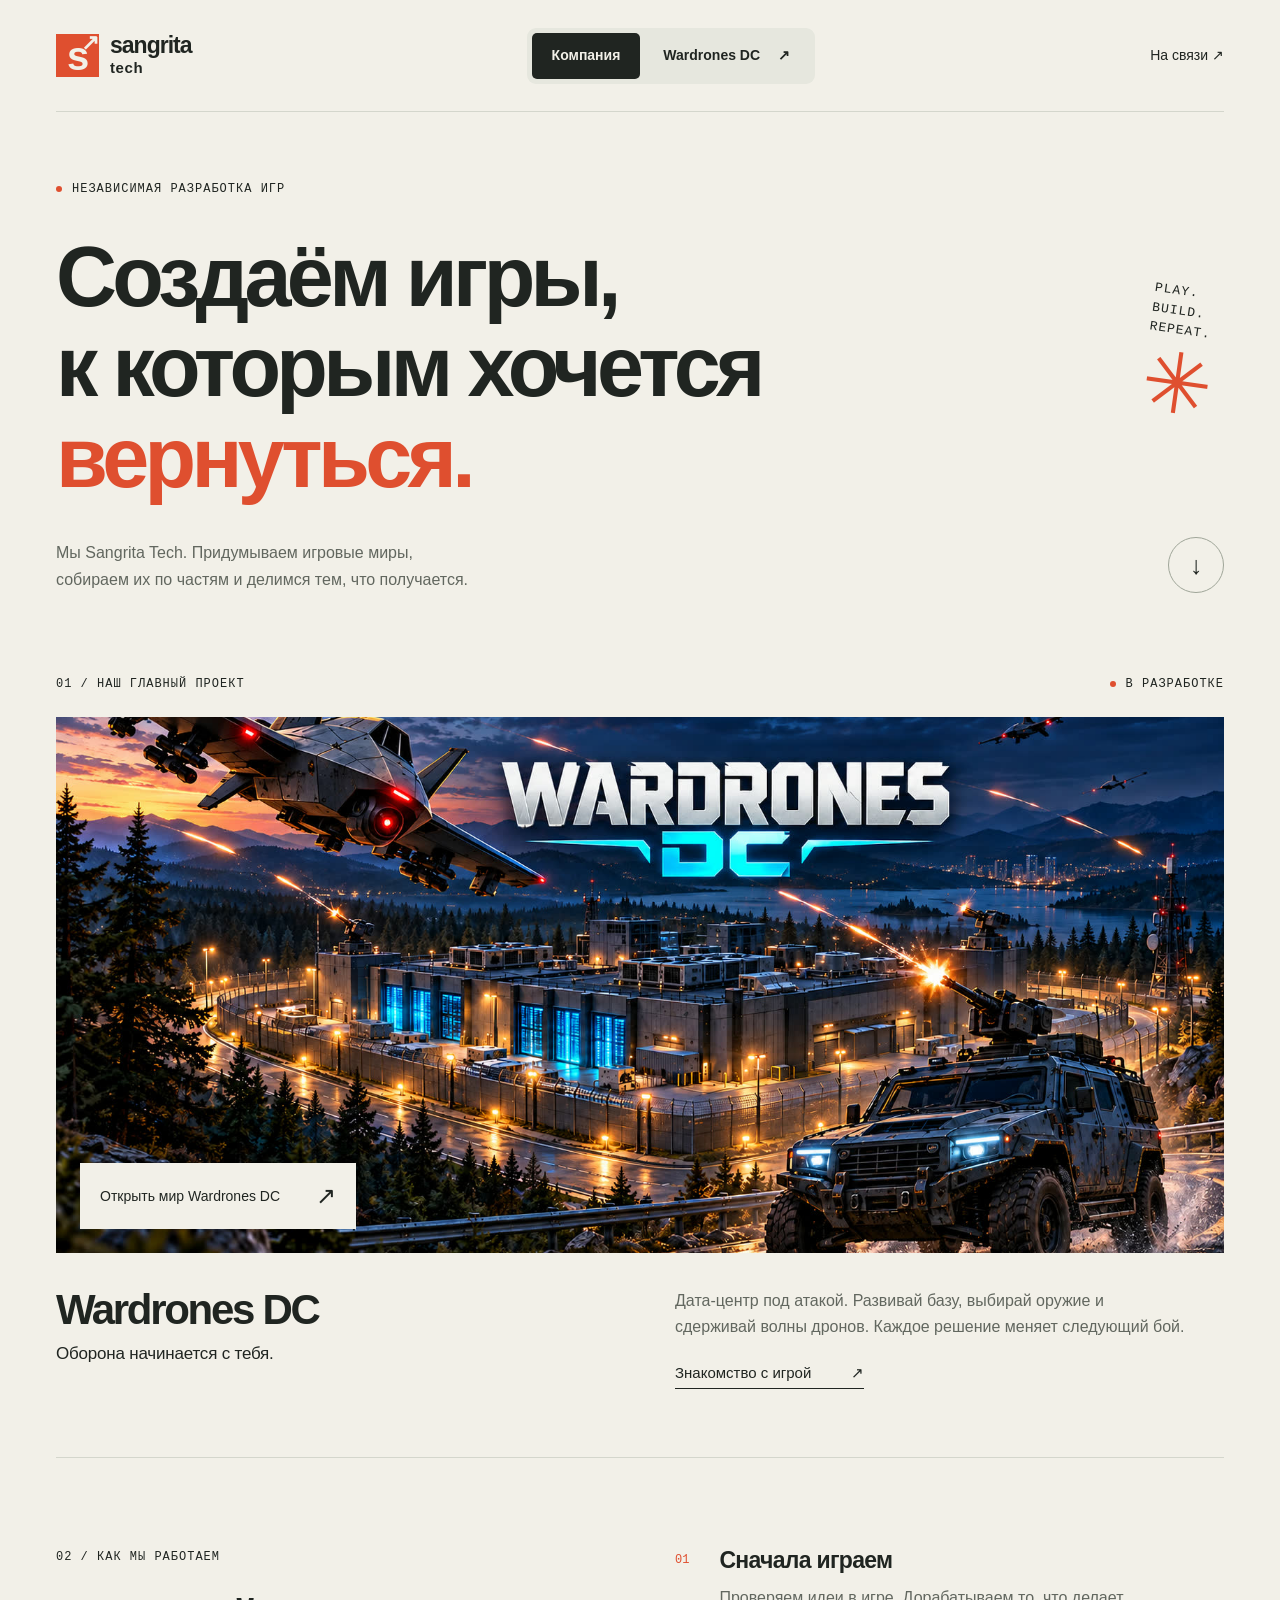
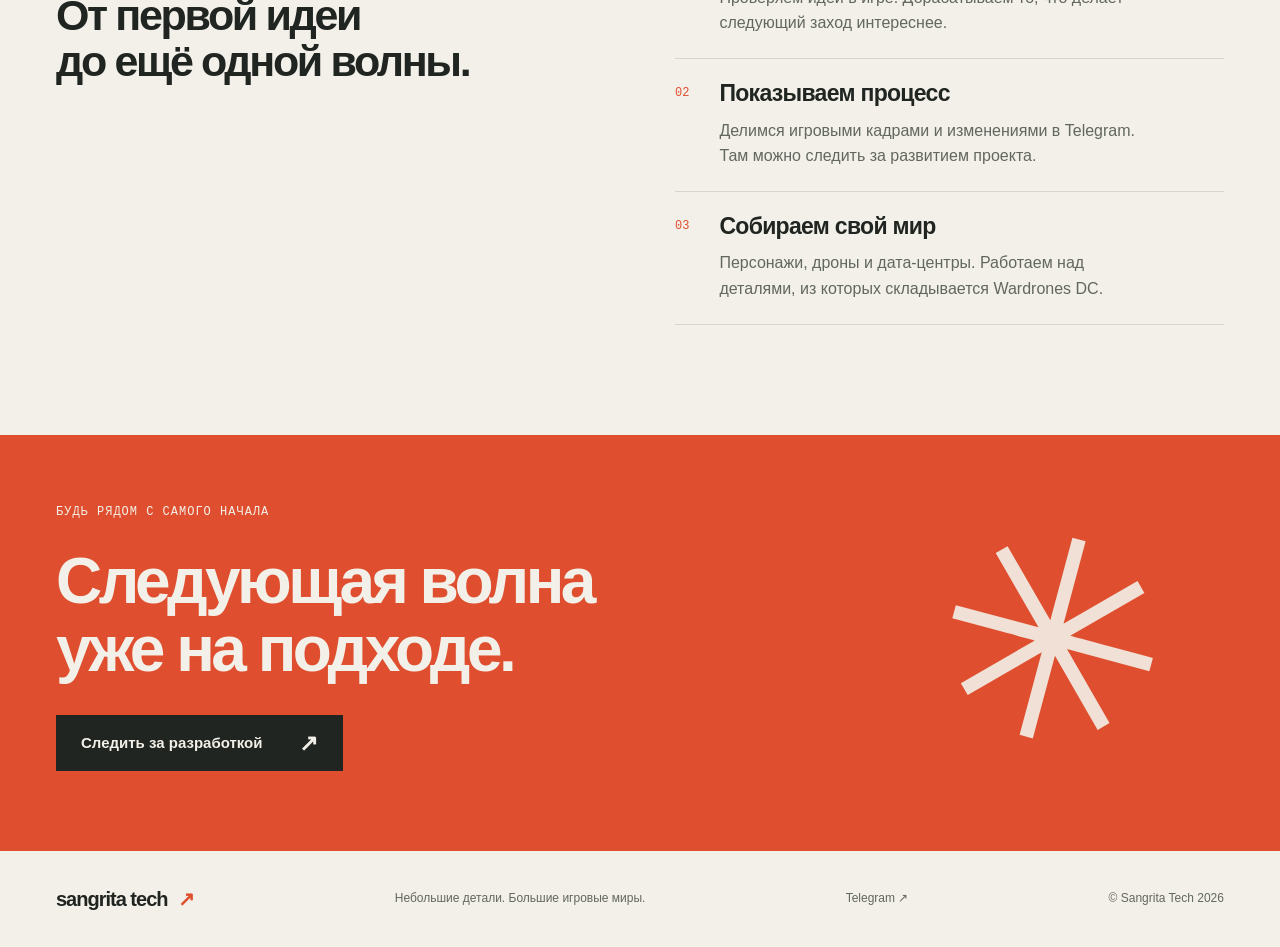
<file: index.html>
<!doctype html>
<html lang="ru">
<head>
  <meta charset="utf-8"><meta name="viewport" content="width=device-width,initial-scale=1">
  <title>Sangrita Tech - игры, к которым хочется вернуться</title>
  <meta name="description" content="Sangrita Tech. Создаём Wardrones DC - игру об обороне дата-центра. Знакомься с проектом и присоединяйся к списку ожидания.">
  <meta property="og:title" content="Sangrita Tech · Создаём игры"><meta property="og:description" content="Наш главный проект - Wardrones DC. Защити свой дата-центр и переживи следующую волну.">
  <meta property="og:image" content="https://sangrita-tech.github.io/assets/wardrones.jpg"><meta property="og:type" content="website"><meta property="og:url" content="https://sangrita-tech.github.io/">
  <meta name="theme-color" content="#f2f0e8"><link rel="canonical" href="https://sangrita-tech.github.io/"><link rel="icon" href="assets/favicon.svg" type="image/svg+xml"><link rel="stylesheet" href="assets/style.css">
</head>
<body>
<a class="skip" href="#main">К содержимому</a>
<header class="header wrap">
  <a class="brand" href="./" aria-label="Sangrita Tech, главная"><span class="brand-mark" aria-hidden="true">s<span>↗</span></span><span>sangrita<span class="brand-tech">tech</span></span></a>
  <nav class="switch" aria-label="Проекты"><a aria-current="page" href="./">Компания</a><a href="wardrones-dc/">Wardrones DC <span aria-hidden="true">↗</span></a></nav>
  <a class="header-link" href="https://t.me/wardronesdc">На связи <span aria-hidden="true">↗</span></a>
</header>
<main id="main">
  <section class="studio-hero wrap">
    <div class="eyebrow"><span class="status-dot"></span> Независимая разработка игр</div>
    <h1>Создаём игры,<br>к которым хочется<br><span class="accent">вернуться.</span></h1>
    <div class="hero-bottom"><p>Мы Sangrita Tech. Придумываем игровые миры,<br class="desktop"> собираем их по частям и делимся тем, что получается.</p><a class="round-link" href="#project" aria-label="Перейти к нашему проекту">↓</a></div>
    <span class="hero-stamp" aria-hidden="true">PLAY.<br>BUILD.<br>REPEAT.<span>✳</span></span>
  </section>
  <section class="project-section wrap" id="project">
    <div class="section-top"><span class="eyebrow">01 / Наш главный проект</span><span class="small-label"><span class="status-dot"></span> В разработке</span></div>
    <a class="project-art" href="wardrones-dc/" aria-label="Открыть Wardrones DC"><img src="assets/wardrones.jpg" width="1672" height="941" alt="Арт Wardrones DC. Дроны атакуют дата-центр у горного озера" fetchpriority="high"><span class="art-link">Открыть мир Wardrones DC <span>↗</span></span></a>
    <div class="project-caption"><h2>Wardrones DC<span>Оборона начинается с тебя.</span></h2><div><p>Дата-центр под атакой. Развивай базу, выбирай оружие и сдерживай волны дронов. Каждое решение меняет следующий бой.</p><a class="text-link" href="wardrones-dc/">Знакомство с игрой <span>↗</span></a></div></div>
  </section>
  <section class="about wrap">
    <div><span class="eyebrow">02 / Как мы работаем</span><h2>От первой идеи<br>до ещё одной волны.</h2></div>
    <div class="principles"><article><span>01</span><div><h3>Сначала играем</h3><p>Проверяем идеи в игре. Дорабатываем то, что делает следующий заход интереснее.</p></div></article><article><span>02</span><div><h3>Показываем процесс</h3><p>Делимся игровыми кадрами и изменениями в Telegram. Там можно следить за развитием проекта.</p></div></article><article><span>03</span><div><h3>Собираем свой мир</h3><p>Персонажи, дроны и дата-центры. Работаем над деталями, из которых складывается Wardrones DC.</p></div></article></div>
  </section>
  <section class="studio-cta"><div class="wrap"><span class="eyebrow">Будь рядом с самого начала</span><h2>Следующая волна<br>уже на подходе.</h2><a class="button dark-button" href="https://t.me/wardronesdc">Следить за разработкой <span>↗</span></a><span class="cta-symbol" aria-hidden="true">✳</span></div></section>
</main>
<footer class="footer wrap"><a class="brand footer-brand" href="./">sangrita tech<span class="accent">↗</span></a><span>Небольшие детали. Большие игровые миры.</span><a href="https://t.me/wardronesdc">Telegram ↗</a><span>© Sangrita Tech 2026</span></footer>
</body></html>
</file>
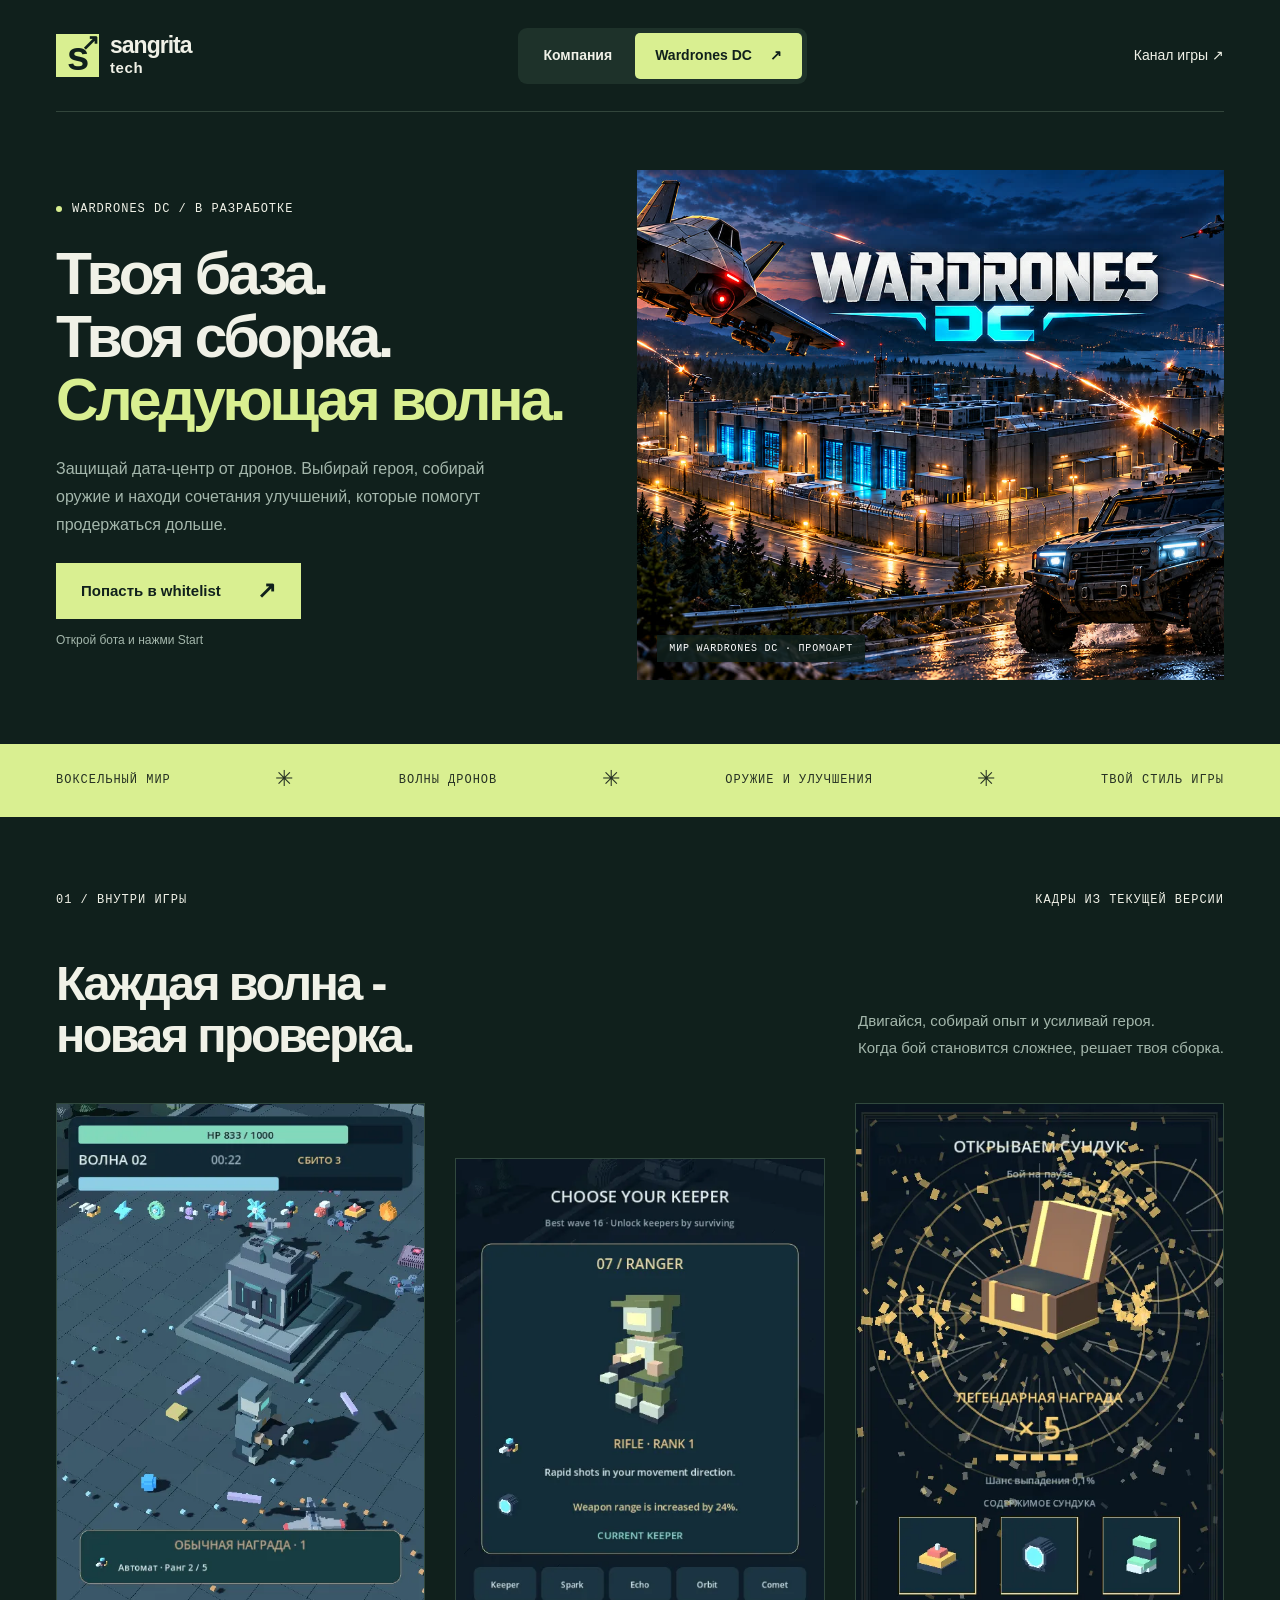
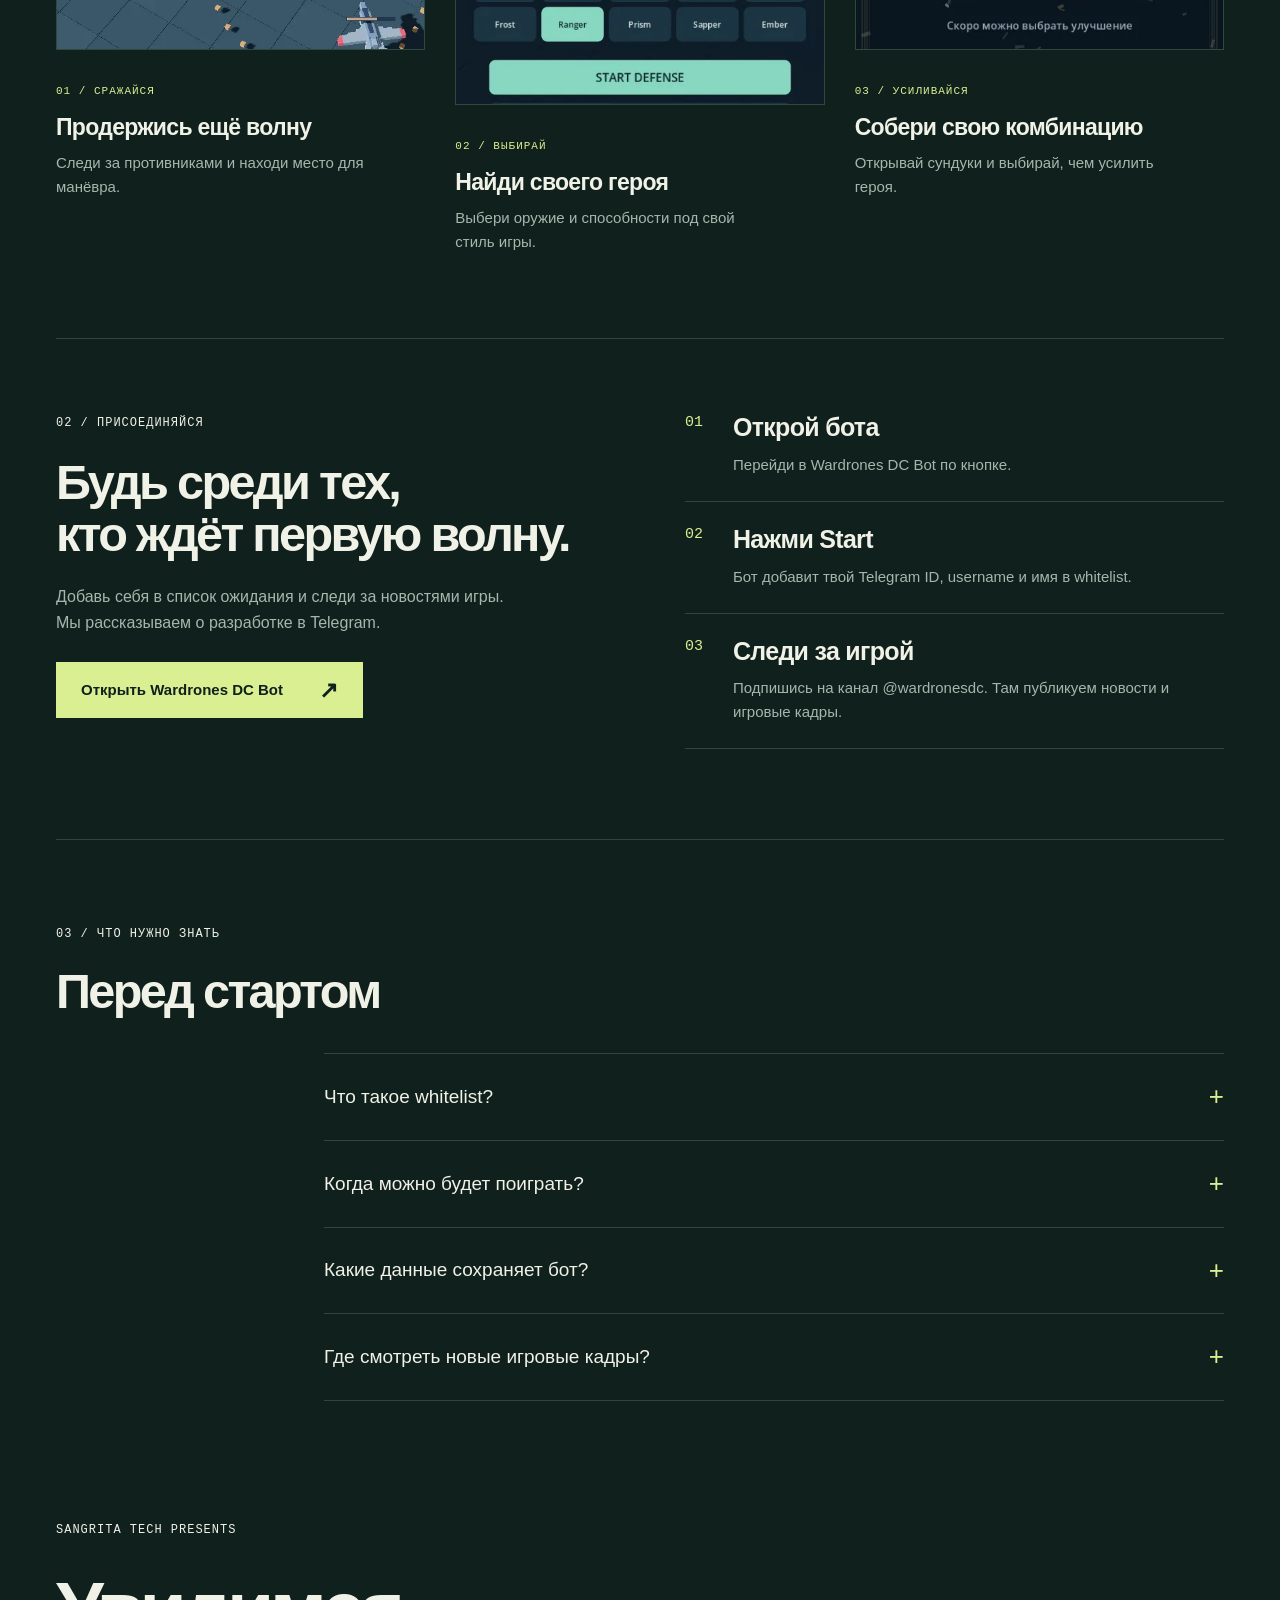
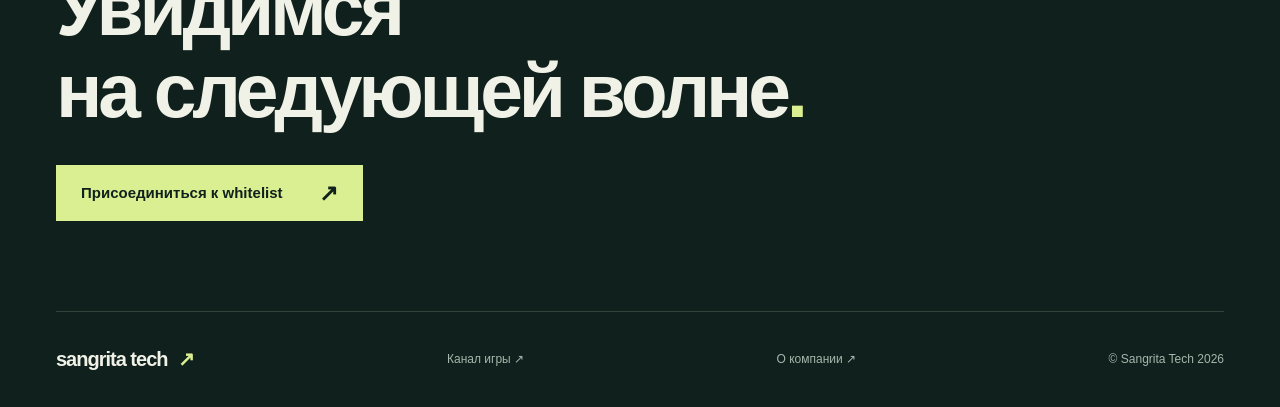
<file: wardrones-dc/index.html>
<!doctype html>
<html lang="ru">
<head>
  <meta charset="utf-8"><meta name="viewport" content="width=device-width,initial-scale=1">
  <title>Wardrones DC - защити свой дата-центр</title>
  <meta name="description" content="Выбирай героя, улучшай оружие и переживай волны дронов в Wardrones DC. Присоединяйся к whitelist через Telegram.">
  <meta property="og:title" content="Wardrones DC · Оборона начинается с тебя"><meta property="og:description" content="Твоя база. Твоя сборка. Следующая волна. Присоединяйся к списку ожидания."><meta property="og:image" content="https://sangrita-tech.github.io/assets/wardrones.jpg"><meta property="og:type" content="website"><meta property="og:url" content="https://sangrita-tech.github.io/wardrones-dc/">
  <meta name="theme-color" content="#10201c"><link rel="canonical" href="https://sangrita-tech.github.io/wardrones-dc/"><link rel="icon" href="../assets/favicon.svg" type="image/svg+xml"><link rel="stylesheet" href="../assets/style.css">
</head>
<body class="game">
<a class="skip" href="#main">К содержимому</a>
<header class="header wrap"><a class="brand" href="../" aria-label="Sangrita Tech, главная"><span class="brand-mark" aria-hidden="true">s<span>↗</span></span><span>sangrita<span class="brand-tech">tech</span></span></a><nav class="switch" aria-label="Проекты"><a href="../">Компания</a><a aria-current="page" href="./">Wardrones DC <span aria-hidden="true">↗</span></a></nav><a class="header-link" href="https://t.me/wardronesdc">Канал игры ↗</a></header>
<main id="main">
  <section class="game-hero wrap">
    <div class="game-intro"><div class="eyebrow"><span class="status-dot"></span> Wardrones DC / В разработке</div><h1>Твоя база.<br>Твоя сборка.<br><span>Следующая волна.</span></h1><p>Защищай дата-центр от дронов. Выбирай героя, собирай оружие и находи сочетания улучшений, которые помогут продержаться дольше.</p><a class="button" href="https://t.me/wardronesdc_bot?start=website">Попасть в whitelist <span>↗</span></a><span class="button-note">Открой бота и нажми Start</span></div>
    <div class="game-keyart"><img src="../assets/wardrones.jpg" width="1672" height="941" alt="Wardrones DC. Налёт дронов на защищённый дата-центр" fetchpriority="high"><span class="image-note">Мир Wardrones DC · промоарт</span></div>
  </section>
  <div class="game-strip"><div class="wrap"><span>Воксельный мир</span><span aria-hidden="true">✳</span><span>Волны дронов</span><span aria-hidden="true">✳</span><span>Оружие и улучшения</span><span aria-hidden="true">✳</span><span>Твой стиль игры</span></div></div>
  <section class="gameplay wrap">
    <div class="section-top"><span class="eyebrow">01 / Внутри игры</span><span class="small-label">Кадры из текущей версии</span></div>
    <div class="gameplay-heading"><h2>Каждая волна -<br>новая проверка.</h2><p>Двигайся, собирай опыт и усиливай героя.<br>Когда бой становится сложнее, решает твоя сборка.</p></div>
    <div class="shots"><figure><img src="../assets/battle.webp" width="540" height="960" alt="Бой с дронами в воксельном мире Wardrones DC" loading="lazy"><figcaption><span>01 / Сражайся</span><h3>Продержись ещё волну</h3><p>Следи за противниками и находи место для манёвра.</p></figcaption></figure><figure><img src="../assets/hero.webp" width="540" height="960" alt="Выбор героя Ranger с винтовкой" loading="lazy"><figcaption><span>02 / Выбирай</span><h3>Найди своего героя</h3><p>Выбери оружие и способности под свой стиль игры.</p></figcaption></figure><figure><img src="../assets/chest.webp" width="540" height="960" alt="Открытие сундука с наградами" loading="lazy"><figcaption><span>03 / Усиливайся</span><h3>Собери свою комбинацию</h3><p>Открывай сундуки и выбирай, чем усилить героя.</p></figcaption></figure></div>
  </section>
  <section class="join-section wrap" id="whitelist"><div><span class="eyebrow">02 / Присоединяйся</span><h2>Будь среди тех,<br>кто ждёт первую волну.</h2><p>Добавь себя в список ожидания и следи за новостями игры. Мы рассказываем о разработке в Telegram.</p><a class="button" href="https://t.me/wardronesdc_bot?start=website">Открыть Wardrones DC Bot <span>↗</span></a></div><ol class="join-steps"><li><span>01</span><div><h3>Открой бота</h3><p>Перейди в Wardrones DC Bot по кнопке.</p></div></li><li><span>02</span><div><h3>Нажми Start</h3><p>Бот добавит твой Telegram ID, username и имя в whitelist.</p></div></li><li><span>03</span><div><h3>Следи за игрой</h3><p>Подпишись на канал @wardronesdc. Там публикуем новости и игровые кадры.</p></div></li></ol></section>
  <section class="faq wrap"><span class="eyebrow">03 / Что нужно знать</span><h2>Перед стартом</h2><details><summary>Что такое whitelist?<span aria-hidden="true">+</span></summary><p>Это список тех, кто ждёт Wardrones DC. Запись в него помогает нам видеть интерес к игре. Она не гарантирует дату релиза или доступ к тестированию.</p></details><details><summary>Когда можно будет поиграть?<span aria-hidden="true">+</span></summary><p>Игра находится в разработке. Дату релиза и доступные платформы объявим в Telegram-канале.</p></details><details><summary>Какие данные сохраняет бот?<span aria-hidden="true">+</span></summary><p>Telegram ID, username и имя из профиля. Они нужны для списка ожидания. По вопросам удаления данных можно написать <a href="https://t.me/pounce00x">@pounce00x</a>.</p></details><details><summary>Где смотреть новые игровые кадры?<span aria-hidden="true">+</span></summary><p>В <a href="https://t.me/wardronesdc">канале Wardrones DC</a>. Показываем игру и рассказываем, что изменилось.</p></details></section>
  <section class="game-end wrap"><span class="eyebrow">Sangrita Tech presents</span><h2>Увидимся<br>на следующей волне<span>.</span></h2><a class="button" href="https://t.me/wardronesdc_bot?start=website">Присоединиться к whitelist <span>↗</span></a></section>
</main>
<footer class="footer wrap"><a class="brand footer-brand" href="../">sangrita tech<span class="accent">↗</span></a><a href="https://t.me/wardronesdc">Канал игры ↗</a><a href="../">О компании ↗</a><span>© Sangrita Tech 2026</span></footer>
</body></html>
</file>
<file: assets/style.css>
@font-face{font-family:Interface;src:local('Arial');font-display:swap}
:root{--paper:#f2f0e8;--ink:#202521;--muted:#62675f;--line:#d4d6cc;--accent:#df4f2f;--lime:#d9ef91;--dark:#10201c}
*{box-sizing:border-box}html{scroll-behavior:smooth;scroll-padding-top:24px}body{margin:0;background:var(--paper);color:var(--ink);font-family:Interface,Arial,sans-serif;font-size:17px;line-height:1.6;-webkit-font-smoothing:antialiased}a{color:inherit;text-decoration:none}a:focus-visible,summary:focus-visible{outline:3px solid var(--accent);outline-offset:6px}a:hover{color:var(--accent)}img{display:block;width:100%;height:auto}h1,h2,h3,p{margin:0}h1,h2,h3{font-weight:600;line-height:1.07;letter-spacing:-.055em}p{color:var(--muted)}.wrap{width:min(1280px,calc(100% - 112px));margin-inline:auto}.header{display:flex;align-items:center;justify-content:space-between;height:112px;border-bottom:1px solid var(--line);gap:24px}.brand{display:flex;align-items:center;gap:11px;font-size:23px;font-weight:700;line-height:.95;letter-spacing:-1px}.brand-tech{display:block;font-size:15px;letter-spacing:.6px;margin-top:4px}.brand-mark{position:relative;display:grid;place-items:center;width:43px;height:43px;background:var(--accent);color:var(--paper);font-size:40px;line-height:1;overflow:hidden}.brand-mark>span{font-size:22px;position:absolute;right:1px;top:-2px}.switch{display:flex;background:#e6e7de;padding:5px;border-radius:9px;gap:3px;font-size:14px;font-weight:600}.switch a{padding:11px 20px;border-radius:5px;min-height:46px;display:flex;align-items:center;gap:18px}.switch a[aria-current]{background:var(--ink);color:var(--paper)}.header-link{font-size:14px}.eyebrow,.small-label{font-family:Consolas,'Courier New',monospace;font-size:12px;letter-spacing:1px;text-transform:uppercase;display:flex;align-items:center;gap:10px;line-height:1.5}.status-dot{width:6px;height:6px;background:var(--accent);border-radius:50%;display:inline-block;flex-shrink:0}.studio-hero{padding-block:68px 58px;position:relative}.studio-hero h1{font-size:clamp(55px,6.6vw,96px);margin-top:34px;max-width:1000px}.accent{color:var(--accent)}.hero-bottom{margin-top:34px;display:flex;align-items:end;justify-content:space-between}.hero-bottom p{font-size:16px;line-height:1.7}.round-link{display:grid;place-items:center;border:1px solid #a0a699;border-radius:50%;width:56px;height:56px;font-size:25px}.hero-stamp{position:absolute;right:8px;top:170px;font-family:Consolas,monospace;font-size:13px;letter-spacing:1px;line-height:1.5;transform:rotate(8deg)}.hero-stamp>span{display:block;color:var(--accent);font-size:84px;line-height:1.2}.section-top{display:flex;align-items:center;justify-content:space-between;padding:24px 0;gap:20px}.project-art{display:block;position:relative;overflow:hidden;background:var(--dark)}.project-art img{aspect-ratio:2.18;object-fit:cover;transition:transform .6s}.project-art:hover img{transform:scale(1.025)}.art-link{position:absolute;bottom:24px;left:24px;background:var(--paper);padding:14px 20px;color:var(--ink);font-size:14px;display:flex;align-items:center;gap:36px}.art-link>span{font-size:24px}.project-caption{display:grid;grid-template-columns:1fr 1fr;gap:70px;padding-block:35px 68px;border-bottom:1px solid var(--line)}.project-caption h2{font-size:42px}.project-caption h2>span{display:block;font-size:17px;letter-spacing:-.2px;font-weight:400;margin-top:12px}.project-caption p{font-size:16px;max-width:510px}.text-link{display:inline-flex;gap:40px;border-bottom:1px solid;padding-block:12px 3px;margin-top:10px;font-size:15px}.about{display:grid;grid-template-columns:1fr 1fr;gap:70px;padding-block:90px 110px}.about h2{font-size:43px;margin-top:26px}.principles article{display:flex;gap:30px;border-bottom:1px solid var(--line);padding:22px 0}.principles article:first-child{padding-top:0}.principles article>span{font:12px Consolas,monospace;color:var(--accent);padding-top:5px}.principles h3{font-size:23px;letter-spacing:-.7px;margin-bottom:12px}.principles p{font-size:16px;max-width:430px}.studio-cta{background:var(--accent);color:var(--paper);padding:68px 0 80px;overflow:hidden}.studio-cta .wrap{position:relative}.studio-cta h2{font-size:clamp(44px,5vw,70px);margin-block:26px 32px}.button{display:inline-flex;align-items:center;justify-content:space-between;gap:36px;min-height:56px;padding:15px 24px;background:var(--lime);color:var(--dark);font-size:15px;font-weight:600;border:1px solid transparent;transition:background .2s,color .2s}.button:hover{background:#eff8d9;color:var(--dark)}.button>span{font-size:23px;line-height:1}.dark-button{background:var(--ink);color:var(--paper)}.dark-button:hover{background:#101410;color:white}.cta-symbol{position:absolute;right:55px;top:0;font-size:280px;line-height:1;opacity:.9;transform:rotate(15deg)}.footer{display:flex;gap:24px;justify-content:space-between;align-items:center;padding-block:38px;font-size:12px;color:var(--muted)}.footer-brand{font-size:20px;color:var(--ink)}.skip{position:fixed;top:-100px;left:16px;padding:12px 20px;background:var(--lime);z-index:50;color:var(--ink)}.skip:focus{top:12px}
.game{--ink:#f0f1e7;--paper:#10201c;--muted:#a4b7ac;--line:#32453b;--accent:#d9ef91;background:var(--paper);color:var(--ink)}.game .brand-mark{color:#10201c}.game .switch{background:#1e322a}.game .switch a[aria-current]{background:var(--lime);color:#10201c}.game-hero{padding-top:58px;display:grid;grid-template-columns:1fr 1.1fr;gap:48px;align-items:center;padding-bottom:64px}.game-hero h1{font-size:clamp(46px,4.6vw,67px);margin-top:24px}.game-hero h1>span{color:var(--lime)}.game-intro p{font-size:16px;line-height:1.75;max-width:460px;margin:24px 0}.button-note{display:block;font-size:12px;color:var(--muted);margin-top:12px}.game-keyart{align-self:stretch;position:relative;min-height:510px;overflow:hidden}.game-keyart img{height:100%;object-fit:cover;object-position:54% center;position:absolute}.image-note{position:absolute;bottom:18px;left:20px;font:10px Consolas,monospace;text-transform:uppercase;letter-spacing:.8px;color:white;background:#10201cdb;padding:8px 12px}.game-strip{background:var(--lime);color:#263123;padding:19px 0}.game-strip .wrap{display:flex;align-items:center;justify-content:space-between;gap:20px;font-size:12px;letter-spacing:1px;text-transform:uppercase;font-family:Consolas,monospace}.game-strip span[aria-hidden]{font-size:22px}.gameplay{padding-top:50px;padding-bottom:84px}.gameplay-heading{display:flex;align-items:end;justify-content:space-between;gap:50px;margin-block:24px 42px}.gameplay h2,.join-section h2,.faq h2{font-size:clamp(36px,3.8vw,54px)}.gameplay-heading p{font-size:15px;line-height:1.8}.shots{display:grid;grid-template-columns:repeat(3,1fr);gap:30px}.shots figure{margin:0}.shots figure:nth-child(2){padding-top:55px}.shots img{aspect-ratio:540/800;object-fit:cover;object-position:top;border:1px solid #31483e}.shots figcaption{padding-top:25px}.shots figcaption>span{font:11px Consolas,monospace;color:var(--lime);text-transform:uppercase;letter-spacing:1px}.shots h3{font-size:23px;letter-spacing:-.7px;margin-block:12px}.shots p{font-size:15px;max-width:320px}.join-section{display:grid;grid-template-columns:1fr 1fr;gap:90px;padding-block:75px 90px;border-block:1px solid var(--line)}.join-section h2{margin:24px 0}.join-section p{font-size:16px;max-width:470px;margin-bottom:27px}.join-steps{list-style:none;margin:0;padding:0}.join-steps li{display:flex;gap:30px;padding:24px 0;border-bottom:1px solid var(--line)}.join-steps li:first-child{padding-top:0}.join-steps li>span{font:15px Consolas,monospace;color:var(--lime)}.join-steps h3{font-size:25px;letter-spacing:-.7px;margin-bottom:12px}.join-steps p{margin:0;font-size:15px}.faq{padding-block:85px}.faq h2{margin:22px 0 36px}.faq details{border-top:1px solid var(--line);padding-block:22px;max-width:900px;margin-left:auto}.faq details:last-child{border-bottom:1px solid var(--line)}.faq summary{cursor:pointer;list-style:none;display:flex;gap:30px;align-items:center;justify-content:space-between;font-size:19px}.faq summary::-webkit-details-marker{display:none}.faq summary>span{font-size:26px;color:var(--lime)}.faq details[open] summary>span{transform:rotate(45deg)}.faq details p{margin-top:18px;font-size:16px;max-width:750px}.faq details a{text-decoration:underline}.game-end{padding-block:35px 90px}.game-end h2{font-size:clamp(44px,6vw,84px);margin-block:28px 34px}.game-end h2>span{color:var(--lime)}.game .footer{border-top:1px solid var(--line)}
@media(min-width:1600px){.studio-hero{padding-top:85px}.studio-hero h1{font-size:104px}}
@media(max-width:1050px){.wrap{width:calc(100% - 64px)}.hero-stamp{display:none}.studio-hero h1{font-size:8vw}.game-hero{gap:28px;grid-template-columns:1fr 1fr}.game-keyart{min-height:500px}.game-hero h1{font-size:48px}.gameplay-heading p br{display:none}.join-section{gap:40px}.cta-symbol{font-size:210px;right:0;top:50px}.footer>span:nth-child(2){display:none}.shots{gap:20px}.shots h3{font-size:21px}}
@media(max-width:700px){.wrap{width:calc(100% - 40px)}.header{height:auto;min-height:126px;flex-wrap:wrap;gap:16px;padding-block:20px}.brand{font-size:20px}.brand-mark{width:36px;height:36px;font-size:35px}.brand-tech{font-size:12px}.header-link{font-size:12px;margin-left:auto}.switch{order:3;width:100%;padding:4px}.switch a{flex:1;justify-content:center;padding:10px;font-size:13px}.studio-hero{padding-top:42px;padding-bottom:36px}.studio-hero h1{font-size:clamp(43px,9.2vw,64px);margin-top:25px;letter-spacing:-.06em}.eyebrow,.small-label{font-size:10px}.hero-bottom{margin-top:26px;gap:20px}.hero-bottom p{font-size:15px}.desktop{display:none}.round-link{flex-shrink:0;width:46px;height:46px}.section-top{align-items:start;padding-block:20px;gap:10px}.project-art img{aspect-ratio:1.25;object-position:50%}.art-link{bottom:12px;left:12px;right:12px;font-size:12px;justify-content:space-between;padding:12px}.project-caption{grid-template-columns:1fr;gap:25px;padding-block:26px 40px}.project-caption h2{font-size:35px}.project-caption h2>span{font-size:15px}.about{grid-template-columns:1fr;gap:40px;padding-block:45px 55px}.about h2{font-size:36px;margin-top:22px}.principles article{gap:20px}.principles h3{font-size:22px}.studio-cta{padding-block:42px 48px}.studio-cta h2{font-size:43px;position:relative;z-index:1}.cta-symbol{display:none}.button{width:100%;font-size:14px;gap:20px;min-height:56px}.footer{flex-wrap:wrap;font-size:11px;padding-block:28px;gap:22px}.footer-brand{width:100%;font-size:22px}.game-hero{grid-template-columns:1fr;padding-block:35px 30px;gap:30px}.game-hero h1{font-size:clamp(41px,10vw,60px)}.game-intro p{margin-block:20px;font-size:16px}.game-keyart{min-height:0;aspect-ratio:1.3}.game-keyart img{object-position:center}.game-strip{padding-block:17px}.game-strip .wrap{display:grid;grid-template-columns:1fr 1fr;gap:14px;font-size:10px}.game-strip span[aria-hidden]{display:none}.gameplay{padding-top:28px;padding-bottom:45px}.gameplay-heading{display:block;margin-block:15px 30px}.gameplay-heading p{margin-top:20px;font-size:15px}.shots{grid-template-columns:1fr;gap:35px}.shots figure{display:grid;grid-template-columns:1fr 1fr;gap:20px;align-items:center}.shots figure:nth-child(2){padding-top:0}.shots figure:nth-child(2) img{order:2}.shots img{aspect-ratio:540/960}.shots figcaption{padding:0}.shots h3{font-size:22px}.shots p{font-size:14px}.shots figcaption>span{font-size:10px}.join-section{grid-template-columns:1fr;gap:45px;padding-block:45px}.join-section h2{font-size:36px}.join-section p{font-size:15px}.join-steps h3{font-size:23px}.faq{padding-block:45px}.faq h2{font-size:36px}.faq summary{font-size:17px;line-height:1.4}.faq details p{font-size:15px}.game-end{padding-block:10px 55px}.game-end h2{font-size:45px}.game .footer-brand{width:100%}}
@media(prefers-reduced-motion:reduce){html{scroll-behavior:auto}*{transition:none!important}}
</file>
